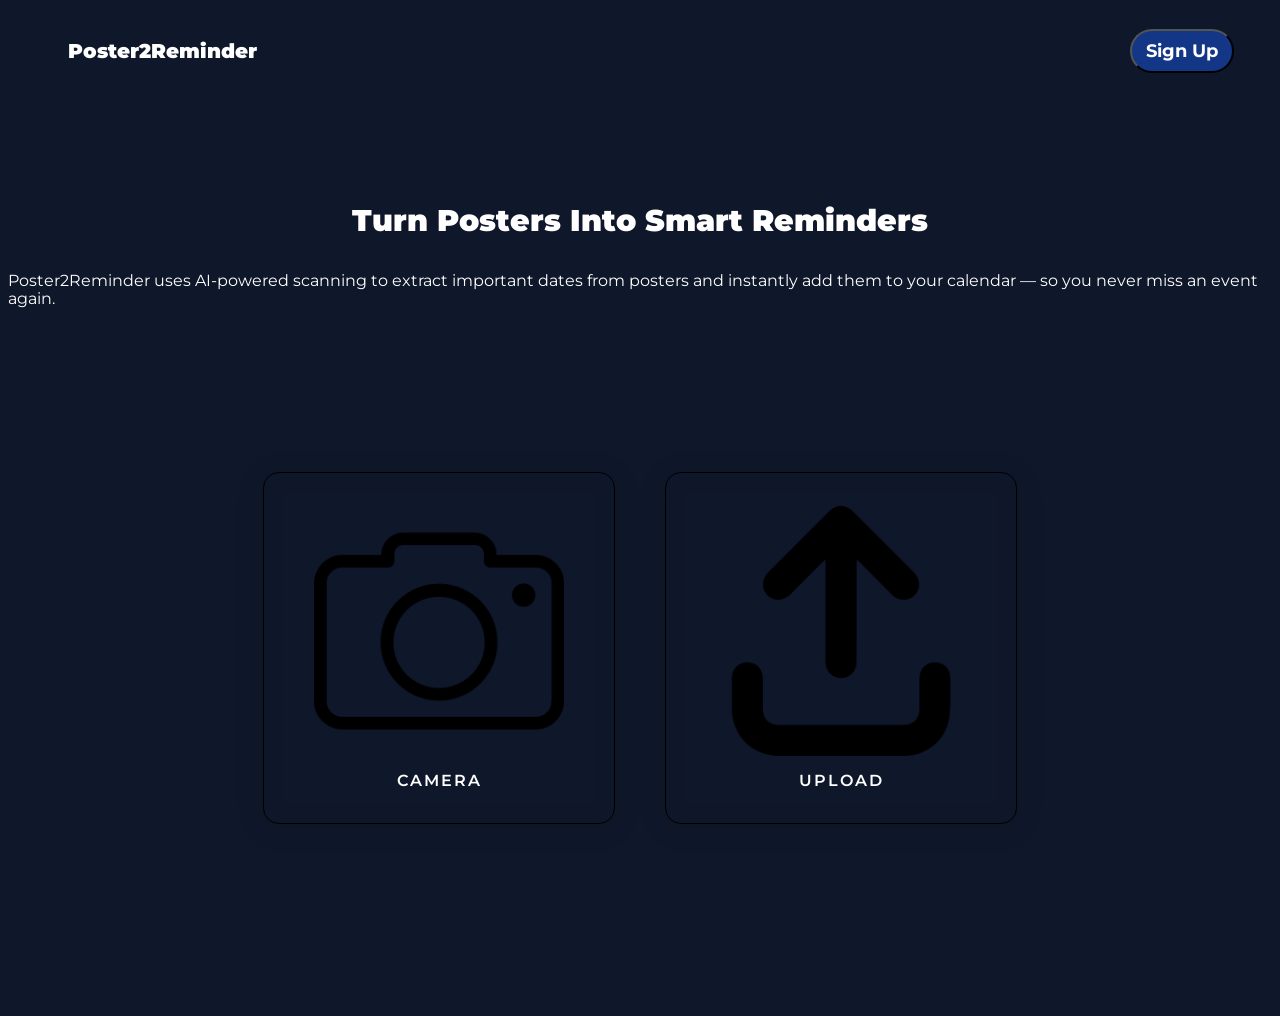
<file: index.html>
<!DOCTYPE html>
<html lang="en">
<head>
    <meta charset="UTF-8">
    <meta name="viewport" content="width=device-width, initial-scale=1.0">
    <link rel="stylesheet" href="style.css">
    <title>Poster2Reminder</title>
</head>
<body>
   <header>
        <div class="header">
            <nav>
                <ul>
                    <!-- <svg xmlns="http://www.w3.org/2000/svg" width="24" height="24" viewBox="0 0 24 24" fill="none" stroke="currentColor" stroke-width="2" stroke-linecap="round" stroke-linejoin="round" class="lucide lucide-eye w-8 h-8 text-indigo-600" aria-hidden="true"><path d="M2.062 12.348a1 1 0 0 1 0-.696 10.75 10.75 0 0 1 19.876 0 1 1 0 0 1 0 .696 10.75 10.75 0 0 1-19.876 0"></path><circle cx="12" cy="12" r="3"></circle></svg> -->
                    <li id="list1"><a href="index.html">Poster2Reminder</a></li>
                    <li id="signup-button"><Button>Sign Up</Button></li>
                </ul>
            </nav>
        </div>
   </header>

   <section>
       <div class="hero">
            <!-- this is upper part of the body -->
            <div class="up-hero">
                <div class="center-text">
                    <div class="upper-text">
                        <p>Turn Posters Into Smart Reminders</p>
                    </div>
                    <div class="lower-text">
                        <p>Poster2Reminder uses AI-powered scanning to extract important dates from posters and instantly add them to your calendar — so you never miss an event again.</p>
                    </div>
                </div>
            </div>

            <!-- This down part of the body  -->
             <div class="down-hero">
                <div class="left-hero">
                    <div class="icon-box">
                        <img src="./image/image copy.png" alt="">
                        <p>CAMERA</p>
                    </div>
                    <div class="icon-box">
                        <img src="./image/image copy 2.png" alt="">
                        <p>UPLOAD</p>
                    </div>
                </div>
             </div>
        </div>
   </section>
</body>
</html>
</file>
<file: style.css>
@import url('https://fonts.googleapis.com/css2?family=Montserrat:ital,wght@0,100..900;1,100..900&family=Orbitron:wght@400..900&family=Pirata+One&family=Space+Grotesk:wght@300..700&display=swap');

*
{
    font-family: "Montserrat", sans-serif;
    color: white;
}

body{
    background-color: #0F172A;

}

/* header */
header{
    /* border: 1px solid red; */
    height: 10vh;  
    padding: 5px 20px;

}

/* list */
ul{
    display: flex;
    justify-content: center; 
    align-items: center;
    /* padding-top: 0.8%; */
    flex-direction: row;
    justify-content: space-between;
    margin-right: 15px;
    flex-wrap: wrap;
}

li{
    list-style-type: none;
    /* border: 1px solid forestgreen; */
}

#list1{
    font-weight: 900;
    font-size: 20px;
}

a{
    text-decoration: none;
}
/* button */
#signup-button button{
    /* padding-left: 90%; */
    margin-top: 444px;
    padding: 9px 14px;
    border-radius: 22px;
    color: white;
    background-color: #133687;
    font-weight: bold;
    font-size: 18px;    
    margin: 0 3px;
    cursor: pointer;
    box-shadow: none;
}

/* hero */
.hero{
    width: 100%;
    height: 100vh;
    /* border: 1px solid red; */
    
}

.center-text{
    margin: auto;
    /* border: 1px solid red; */
    width: 100%;
    min-height: 30vh;
    color: white;
    display: flex;
    margin: 0px;
    flex-direction: column;
    align-items: center;
    justify-content: center;
    line-height: 1.1;
}

.upper-text{
    font-size: 30px;
    font-weight: 900;
}

.lower-text p {
    margin: 5px 0; 
}

.down-hero{
    display: flex;
}

.left-hero{
    /* border: 1px solid red; */
    width: 100%;
    height: 60vh;
    display: flex;
    justify-content: center;
    align-items: center;
    gap: 50px; 
    /* margin-top: 10%; */
    /* margin-left: 10%; */
}

.icon-box {
    width: 350px;
    height: 350px;
    display: flex;
    flex-direction: column;
    align-items: center;
    justify-content: center;
    gap: 15px;  /* controls space between image & text */

    background: rgba(129, 128, 128, 0);
    border-radius: 16px;
    box-shadow: 0 4px 30px rgba(0, 0, 0, 0.1);
    backdrop-filter: blur(10px);
    border: 1px solid rgba(0, 0, 0, 1);
}

.icon-box img {
    width: 250px;
    height: 250px;
    object-fit: contain;
}

.icon-box p {
    margin: 0;
    font-weight: 600;
    letter-spacing: 2px;
}
</file>
